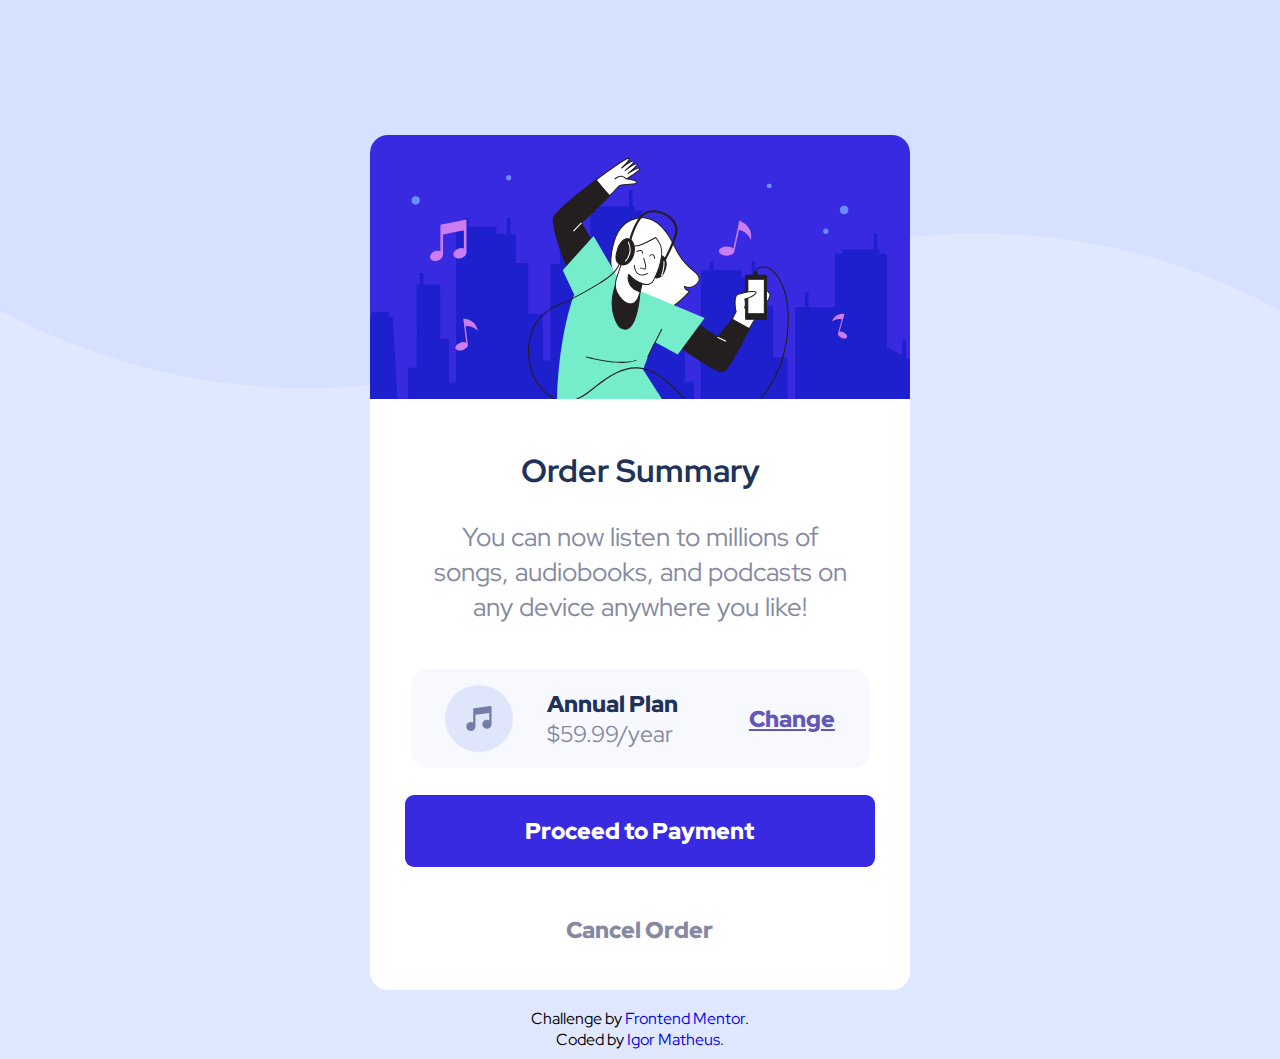
<file: order-summary-component/index.html>
<!DOCTYPE html>
<html lang="pt-BR">

<head>
  <meta charset="UTF-8">
  <meta name="viewport" content="width=device-width, initial-scale=1.0">
  <!-- displays site properly based on user's device -->

  <link rel="icon" type="image/png" sizes="32x32" href="./images/favicon-32x32.png">

  <title>Frontend Mentor | Order summary card</title>

  <!-- <link rel="stylesheet" href="./style/style.css"> -->
  <link rel="stylesheet" href="./styles/style.css">
</head>

<body>
  <div class="card">

    <img src="./images/illustration-hero.svg" alt="Uma pessoa escutando música" class="main-illustration">

    <div class="textbox">

      <h1 class="summary">Order Summary</h1>

      <p class="description">
        You can now listen to millions of songs, audiobooks, and podcasts on any
        device anywhere you like!
      </p>

    </div>

    <div class="plan">

      <img src="./images/icon-music.svg" alt="Clave" class="clave">

      <div class="annualprice">
        <div class="annual">Annual Plan</div>
        <div class="price">$59.99/year</div>
      </div>

      <a href="" class="change">Change</a>

    </div>

    <div class="buttons">
      <a href="" class="proceed">Proceed to Payment</a>
      <a href="" class="cancel">Cancel Order</a>
    </div>

  </div>
  <footer>

    <div class="credit">
      Challenge by <a href="https://www.frontendmentor.io?ref=challenge" target="_blank">Frontend Mentor</a>. <br>
      Coded by <a href="https://github.com/igormath" target="_blank">Igor Matheus</a>.
    </div>

  </footer>
</body>

</html>
</file>
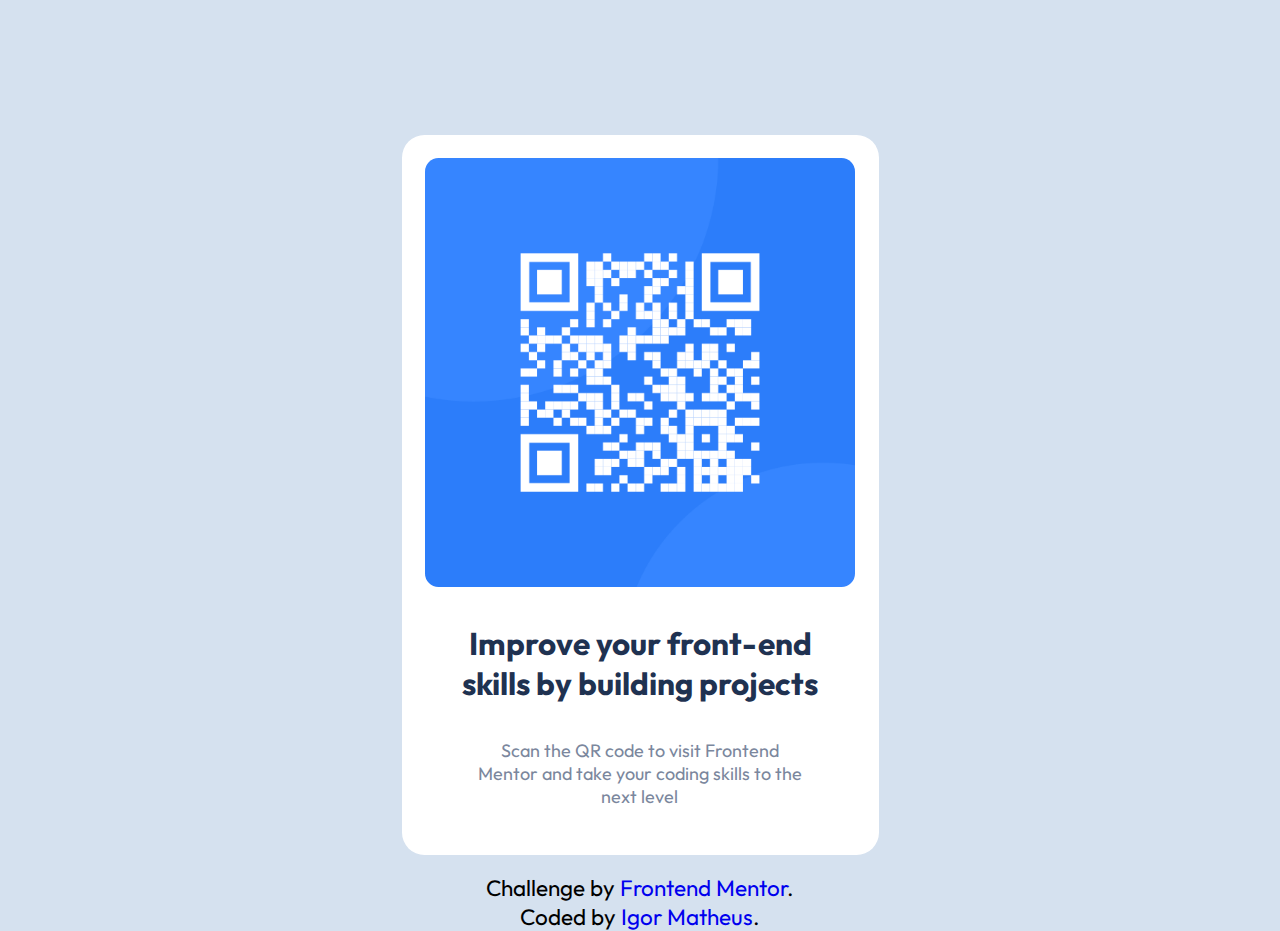
<file: qr-code-component/index.html>
<!DOCTYPE html>
<html lang="en">

<head>
  <meta charset="UTF-8">
  <meta name="viewport" content="width=device-width, initial-scale=1.0">

  <link rel="icon" type="image/png" sizes="32x32" href="./images/favicon-32x32.png">
  <link rel="stylesheet" href="./styles/style.css">

  <title>Frontend Mentor | QR code component</title>

</head>

<body>
  <div class="card">
    <img src="./images/image-qr-code.png" alt="Qr code image" class="qrcode">

    <h1>Improve your front-end skills by building projects</h1>

    <p>Scan the QR code to visit Frontend Mentor and take your coding skills to the next level</p>

  </div>

  <footer class="attribution">
    Challenge by <a href="https://www.frontendmentor.io?ref=challenge" target="_blank">Frontend Mentor</a>.
    Coded by <a href="#">Igor Matheus</a>.
  </footer>
</body>

</html>
</file>
<file: order-summary-component/styles/style.css>
@import url('https://fonts.googleapis.com/css2?family=Red+Hat+Display:wght@500;700;900&display=swap');

*{
    margin: 0;
    padding: 0;
    box-sizing: border-box;
}

@media (max-width: 767px) {

body{
    width: 100%;
}

.card{
    width: 100%;
    height: 100vh;
}

.main-illustration{
    width: 100%;
    height: 28%;
}

.textbox{
    font-family: 'Red Hat Display', sans-serif;
    text-align: center;
    margin-top: 5vh;
}

h1{
    font-size: 4.8vh;
    color: #203258;
}

.description{
    width: 80%;
    margin: 5vh auto 0;
    font-size: 2.9vh;
    color: #858aa2;
}

.plan{
    width: 85%;
    height: 11vh;
    margin: 5vh auto 0;
    display: flex;
    justify-content: space-evenly;
    align-items: center;
    border-radius: 2vh;
    background-color: #f8f9fe;
}

.clave{
    width: 7.5vh;
    height: 7.5vh;
}

.annualprice{
    font-size: 2.5vh;
    font-family: 'Red Hat Display', sans-serif;
}

.annual{
    margin-right: 4vh;
    color: #203258;
    font-weight: 900;
}

.price{
    color: #858aa2;
}

.change{
    color: #6258ba;
    font-size: 2.5vh;
    font-family: 'Red Hat Display', sans-serif;
    font-weight: 900;
}

.buttons{
    display: flex;
    flex-direction: column;
}

.proceed, .cancel{
    width: 87%;
    height: 8vh;
    margin: 3vh auto 0;
    border-radius: 1vh;
    text-align: center;
    line-height: 8vh;
    font-family: 'Red Hat Display', sans-serif;
    text-decoration: none;
    color: #fff;
    font-weight: 900;
    font-size: 2.5vh;
    background-color: #382ae1;
}

.cancel{
    color: #858aa2;
    background-color: #fff;
}

.credit{
    width: 70%;
    margin: auto;
    text-align: center;
}

.credit>a{
    text-decoration: none;
}
}

@media (min-width: 768px) {

    body {
        font-family: 'Red Hat Display', sans-serif;
        background-image: url("../images/pattern-background-desktop.svg");
        background-repeat: no-repeat;
        background-size: 100% auto;
        background-color: #e0e8ff;
    }

    .card{
        width: 60vh;
        height: 95vh;
        border-radius: 2vh;
        margin: 15vh auto 0;
        background-color: #fff;
    }

    .main-illustration{
        border-radius: 2vh 2vh 0 0;
        width: 100%;
    }

    .textbox{
        text-align: center;
        margin-top: 5vh;
        display: flex;
        flex-direction: column;
        align-items: center;
    }

    h1{
        color: #203258;
    }

    .description{
        width: 80%;
        margin-top: 3vh;
        font-size: 2.9vh;
        color: #858aa2;
    }

    .plan{
        width: 85%;
        height: 11vh;
        margin: 5vh auto 0;
        display: flex;
        justify-content: space-evenly;
        align-items: center;
        border-radius: 2vh;
        background-color: #f8f9fe;
    }

    .clave{
        width: 7.5vh;
        height: 7.5vh;
    }
    
    .annualprice{
        font-size: 2.5vh;
        font-family: 'Red Hat Display', sans-serif;
    }
    
    .annual{
        margin-right: 4vh;
        color: #203258;
        font-weight: 900;
    }
    
    .price{
        color: #858aa2;
    }
    
    .change{
        color: #6258ba;
        font-size: 2.5vh;
        font-family: 'Red Hat Display', sans-serif;
        font-weight: 900;
    }

    .change:hover{
        text-decoration: none;
        color: #c5bff1;
    }

    .buttons{
        display: flex;
        flex-direction: column;
    }
    
    .proceed, .cancel{
        width: 87%;
        height: 8vh;
        margin: 3vh auto 0;
        border-radius: 1vh;
        text-align: center;
        line-height: 8vh;
        font-family: 'Red Hat Display', sans-serif;
        text-decoration: none;
        color: #fff;
        font-weight: 900;
        font-size: 2.5vh;
        background-color: #382ae1;
    }

    .proceed:hover{
        background-color: #766cf1;
    }
    
    .cancel{
        color: #858aa2;
        background-color: #fff;
    }

    .cancel:hover{
        color: #323b58;
    }

    .credit{
        width: 70%;
        margin: 2vh auto 1vh;
        text-align: center;
    }
    
    .credit>a{
        text-decoration: none;
    }
}
</file>
<file: qr-code-component/styles/style.css>
@import url('https://fonts.googleapis.com/css2?family=Outfit:wght@400;700&display=swap');

*{
    margin: 0;
    padding: 0;
    box-sizing: border-box;
}

@media (max-width: 767px){

body{
    width: 100%;
    background-color: #d5e1ef;
}
.card{
    height: 100vh;
    display: flex;
    flex-direction: column;
    align-items: center;
    font-family: 'Outfit', sans-serif;
    border-radius: 3vh;
    background-color: #fff;
}

img{
    width: 95%;
    margin-top: 3vh;
    border-radius: 1.4vh;
}

h1{
    width: 85%;
    font-size: 3.8vh;
    margin-top: 6vh;
    text-align: center;
    font-weight: 700;
    color: hsl(218, 44%, 22%);
}

p{
    width: 70%;
    font-size: 2.5vh;
    margin-top: 4.5vh;
    text-align: center;
    font-weight: 400;
    color: hsl(220, 15%, 55%);
}

footer{
    width: 70%;
    margin: 2vh auto 0;
    font-size: 2.5vh;
    font-family: 'Outfit', sans-serif;
    text-align: center;
}

footer>a{
    text-decoration: none;
}
}

@media (min-width: 768px){
    body{
        background-color: #d5e1ef;
    }

    .card{
        width: 53vh;
        height: 80vh;
        margin: 15vh auto 0;
        display: flex;
        flex-direction: column;
        font-family: 'Outfit', sans-serif;
        border-radius: 2.5vh;
        background-color: #fff;
    }

    img{
        width: 90%;
        border-radius: 1.5vh;
        margin: 2.5vh auto 0;        
    }
    
    h1{
        width: 85%;
        font-size: 3.5vh;
        margin: 4vh auto 0;
        text-align: center;
        font-weight: 700;
        color: hsl(218, 44%, 22%);
    }

    p{
        width: 70%;
        font-size: 2vh;
        margin: 4vh auto 0;
        text-align: center;
        font-weight: 400;
        color: hsl(220, 15%, 55%);
    }

    footer{
        width: 40vh;
        margin: 2vh auto 0;
        font-size: 2.5vh;
        font-family: 'Outfit', sans-serif;
        text-align: center;
    }
    
    footer>a{
        text-decoration: none;
    }
}
</file>
